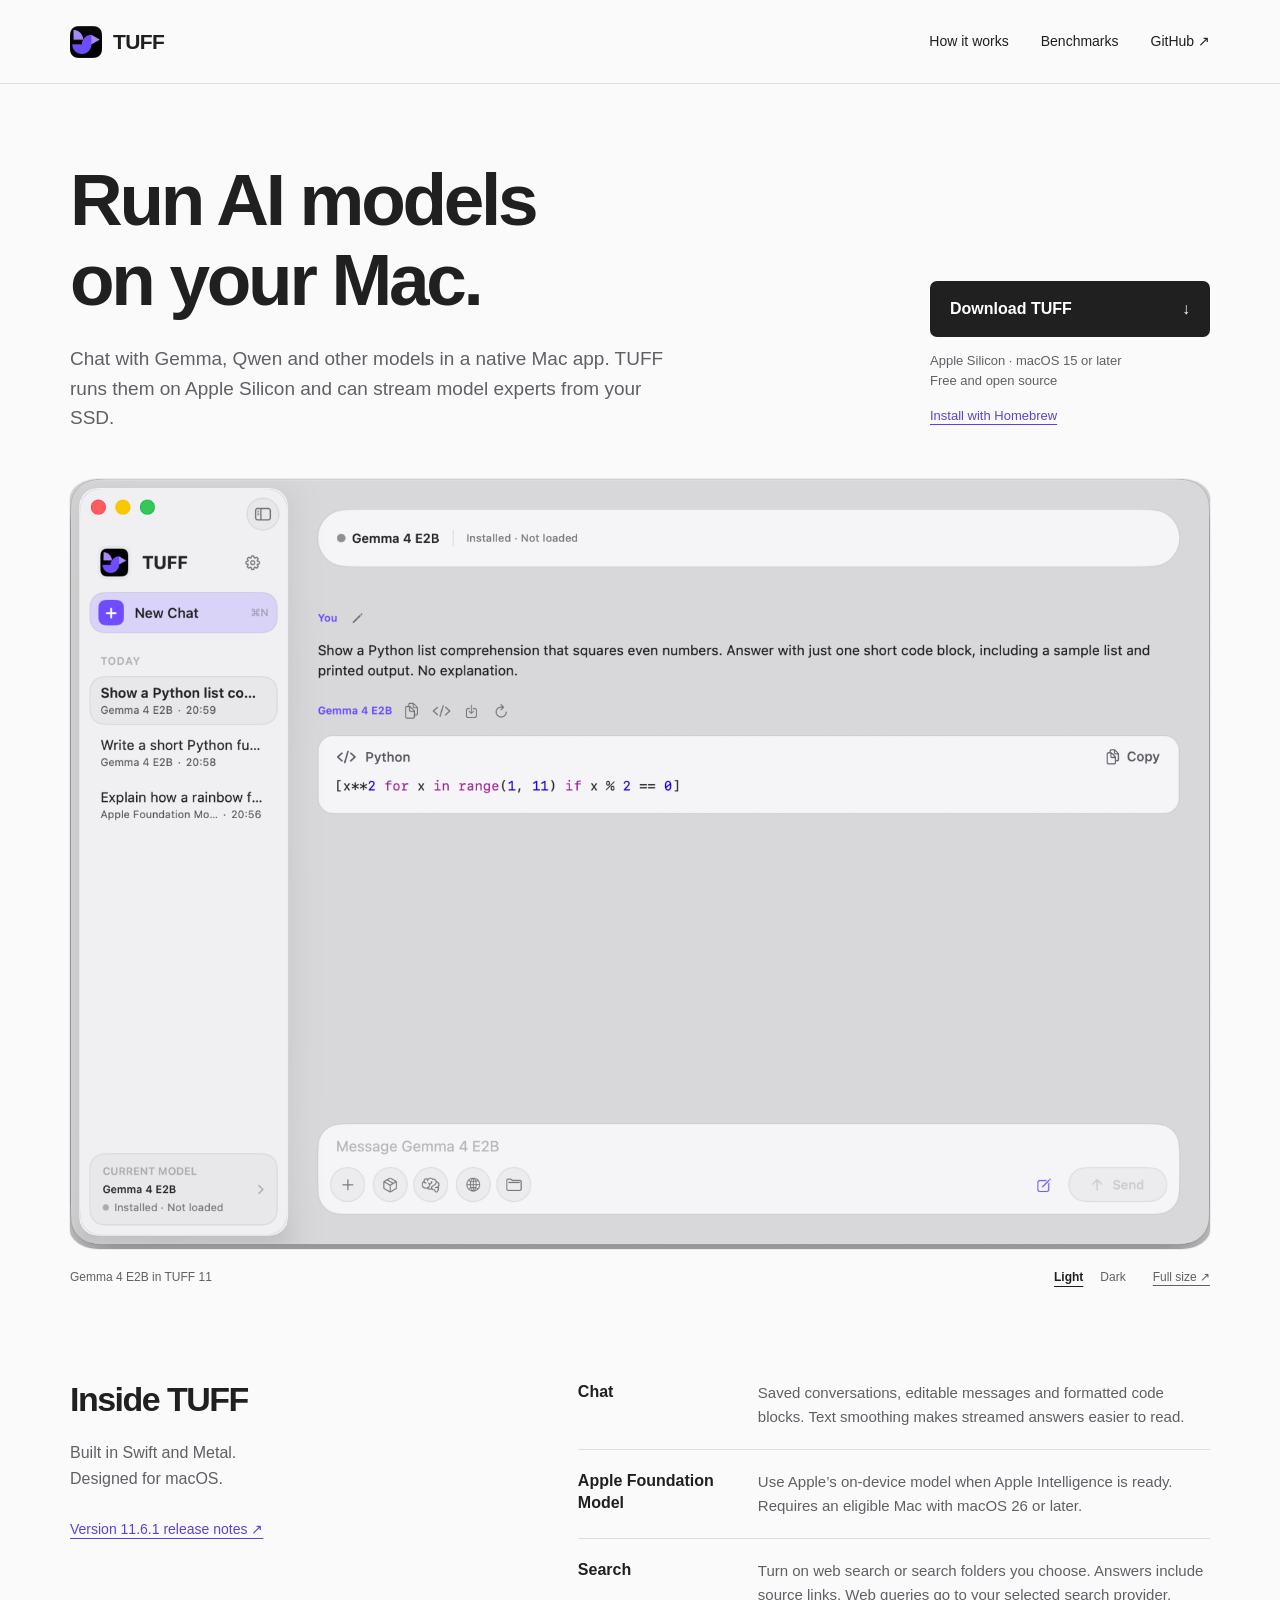
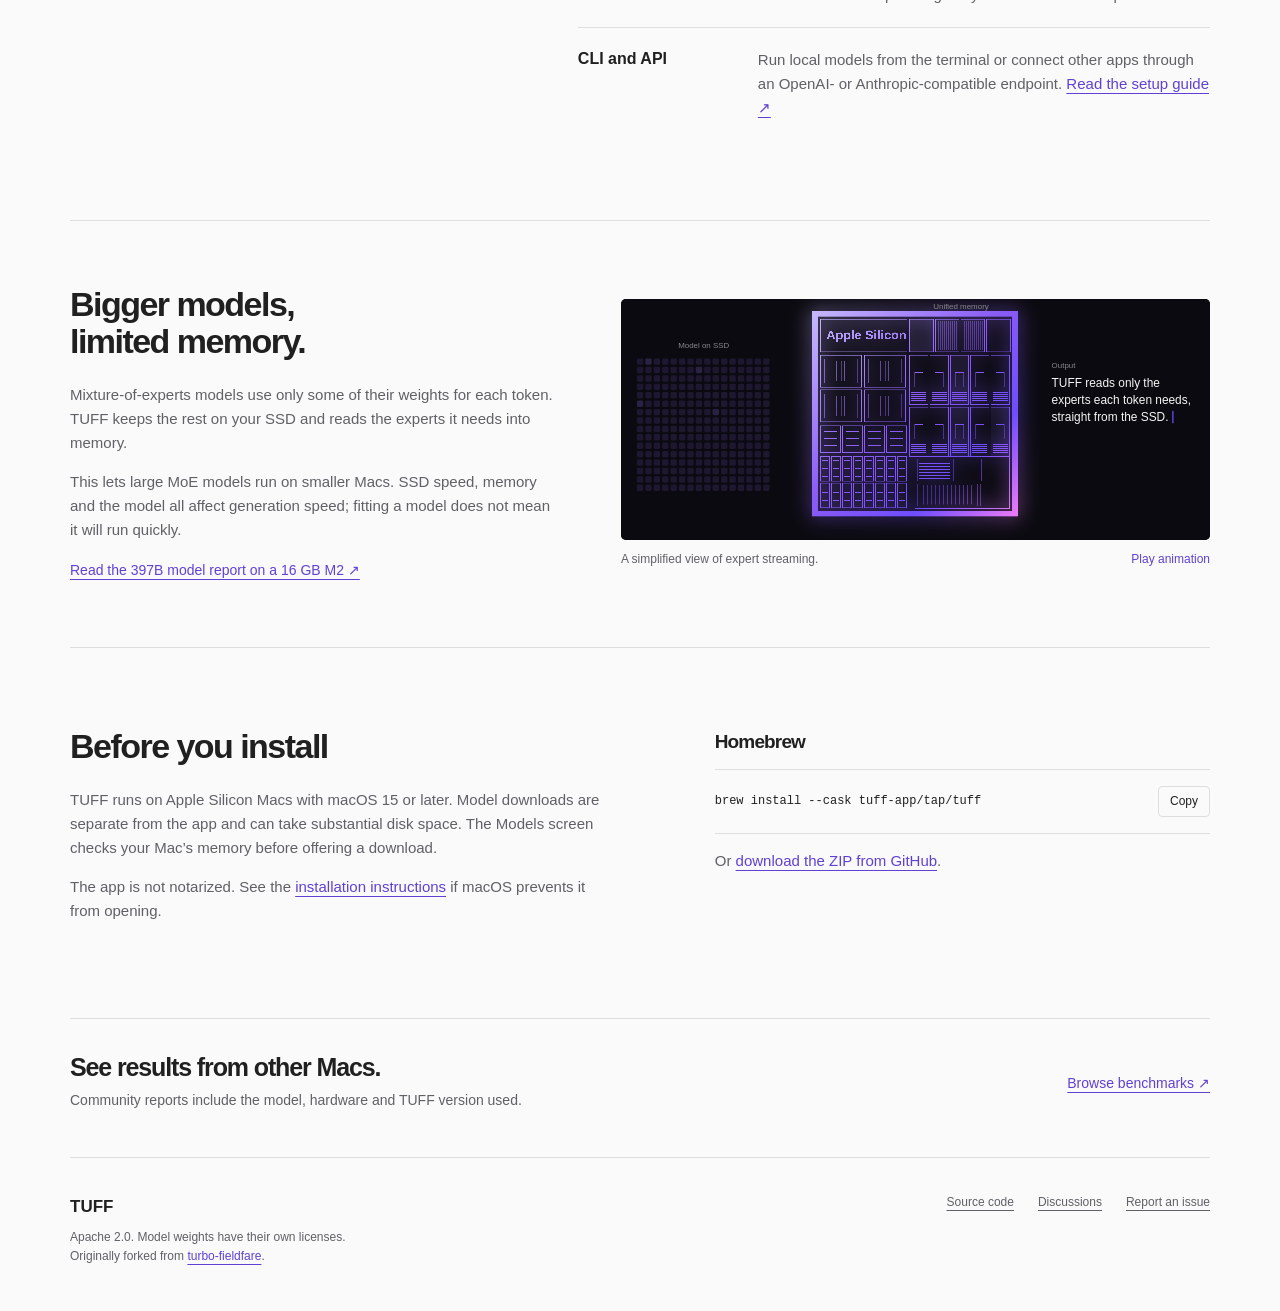
<file: index.html>
<!doctype html>
<html lang="en">
<head>
<meta charset="utf-8">
<meta name="viewport" content="width=device-width, initial-scale=1">
<title>TUFF — AI models on your Mac</title>
<meta name="description" content="A free, open-source Mac app for local language models. Chat with Gemma, Qwen and Apple Foundation Model, or serve models through a local API.">
<meta property="og:title" content="TUFF — AI models on your Mac">
<meta property="og:description" content="A native Mac app with its own Swift and Metal inference engines.">
<meta property="og:image" content="https://tuff-app.github.io/assets/tuff-11-chat-light.png">
<meta property="og:url" content="https://tuff-app.github.io/">
<meta name="twitter:card" content="summary_large_image">
<meta name="theme-color" content="#fafafa">
<link rel="canonical" href="https://tuff-app.github.io/">
<link rel="icon" type="image/png" href="assets/tuff-icon.png">
<link rel="stylesheet" href="assets/site.css?v=2026-11-11">
</head>
<body class="home">
<a class="skip" href="#main">Skip to content</a>
<nav class="site-nav" aria-label="Main navigation"><div class="wrap">
 <a class="brand" href="./" aria-label="TUFF home"><img src="assets/tuff-icon.png" width="32" height="32" alt="">TUFF</a>
 <div class="nav-links"><a href="#how">How it works</a><a href="benchmarks/">Benchmarks</a><a href="https://github.com/tuff-app/TUFF">GitHub <span aria-hidden="true">↗</span></a></div>
</div></nav>
<main id="main" class="wrap">
 <header class="intro">
  <div><h1>Run AI models<br>on your Mac.</h1><p class="lede">Chat with Gemma, Qwen and other models in a native Mac app. TUFF runs them on Apple Silicon and can stream model experts from your SSD.</p></div>
  <div class="get-app"><a class="download-button" href="https://github.com/tuff-app/TUFF/releases/download/v11.7.2/TUFF-v11.7.2-macos-arm64.zip">Download TUFF <span aria-hidden="true">↓</span></a><p>Apple Silicon · macOS 15 or later<br>Free and open source</p><a class="text-link" href="#install">Install with Homebrew</a></div>
 </header>
 <figure class="product">
  <div class="window-crop"><img id="app-image" src="assets/tuff-11-chat-light.png" width="2000" height="1406" alt="TUFF 11 showing a Python code response from Gemma 4 E2B."></div>
  <figcaption><span>Gemma 4 E2B in TUFF 11</span><div class="appearance" role="group" aria-label="Screenshot appearance"><button type="button" data-appearance="light" aria-pressed="true">Light</button><button type="button" data-appearance="dark" aria-pressed="false">Dark</button><a id="full-image" href="assets/tuff-11-chat-light.png">Full size <span aria-hidden="true">↗</span></a></div></figcaption>
 </figure>
 <section class="app-details" aria-labelledby="app-heading">
  <div><h2 id="app-heading">Inside TUFF</h2><p>Built in Swift and Metal.<br>Designed for macOS.</p><a href="https://github.com/tuff-app/TUFF/releases/tag/v11.7.2">Version 11.6.1 release notes ↗</a></div>
  <dl class="detail-list">
   <div><dt>Chat</dt><dd>Saved conversations, editable messages and formatted code blocks. Text smoothing makes streamed answers easier to read.</dd></div>
   <div><dt>Apple Foundation Model</dt><dd>Use Apple’s on-device model when Apple Intelligence is ready. Requires an eligible Mac with macOS 26 or later.</dd></div>
   <div><dt>Search</dt><dd>Turn on web search or search folders you choose. Answers include source links. Web queries go to your selected search provider.</dd></div>
   <div><dt>CLI and API</dt><dd>Run local models from the terminal or connect other apps through an OpenAI- or Anthropic-compatible endpoint. <a href="https://github.com/tuff-app/TUFF#readme">Read the setup guide ↗</a></dd></div>
  </dl>
 </section>
 <section id="how" class="engine" aria-labelledby="engine-heading">
  <div class="engine-copy"><h2 id="engine-heading">Bigger models,<br>limited memory.</h2><p>Mixture-of-experts models use only some of their weights for each token. TUFF keeps the rest on your SSD and reads the experts it needs into memory.</p><p>This lets large MoE models run on smaller Macs. SSD speed, memory and the model all affect generation speed; fitting a model does not mean it will run quickly.</p><a href="https://github.com/tuff-app/TUFF/discussions/59">Read the 397B model report on a 16 GB M2 ↗</a></div>
  <div class="engine-figure"><canvas id="chip" class="chip" role="img" aria-label="Diagram showing model experts moving from SSD storage into unified memory and GPU cores."></canvas><p>A simplified view of expert streaming. <button type="button" id="motion-toggle" aria-pressed="false">Play animation</button></p></div>
 </section>
 <section class="requirements" id="install" aria-labelledby="install-heading">
  <div><h2 id="install-heading">Before you install</h2><p>TUFF runs on Apple Silicon Macs with macOS 15 or later. Model downloads are separate from the app and can take substantial disk space. The Models screen checks your Mac’s memory before offering a download.</p><p>The app is not notarized. See the <a href="https://github.com/tuff-app/TUFF#installation">installation instructions</a> if macOS prevents it from opening.</p></div>
  <div class="install-command"><h3>Homebrew</h3><div class="command"><code id="brew">brew install --cask tuff-app/tap/tuff</code><button id="copy" type="button">Copy</button></div><p id="copy-status" role="status" aria-live="polite"></p><p>Or <a href="https://github.com/tuff-app/TUFF/releases/tag/v11.7.2">download the ZIP from GitHub</a>.</p></div>
 </section>
 <aside class="benchmark-link"><div><h2>See results from other Macs.</h2><p>Community reports include the model, hardware and TUFF version used.</p></div><a href="benchmarks/">Browse benchmarks <span aria-hidden="true">↗</span></a></aside>
</main>
<footer class="site-footer wrap"><div><a class="footer-name" href="https://github.com/tuff-app/TUFF">TUFF</a><p>Apache 2.0. Model weights have their own licenses.<br>Originally forked from <a href="https://github.com/drumih/turbo-fieldfare">turbo-fieldfare</a>.</p></div><div class="footer-links"><a href="https://github.com/tuff-app/TUFF">Source code</a><a href="https://github.com/tuff-app/TUFF/discussions">Discussions</a><a href="https://github.com/tuff-app/TUFF/issues">Report an issue</a></div></footer>
<script src="assets/site.js?v=2026-11-11"></script>
<script src="assets/chip.js?v=2026-11-11"></script>
</body>
</html>
</file>
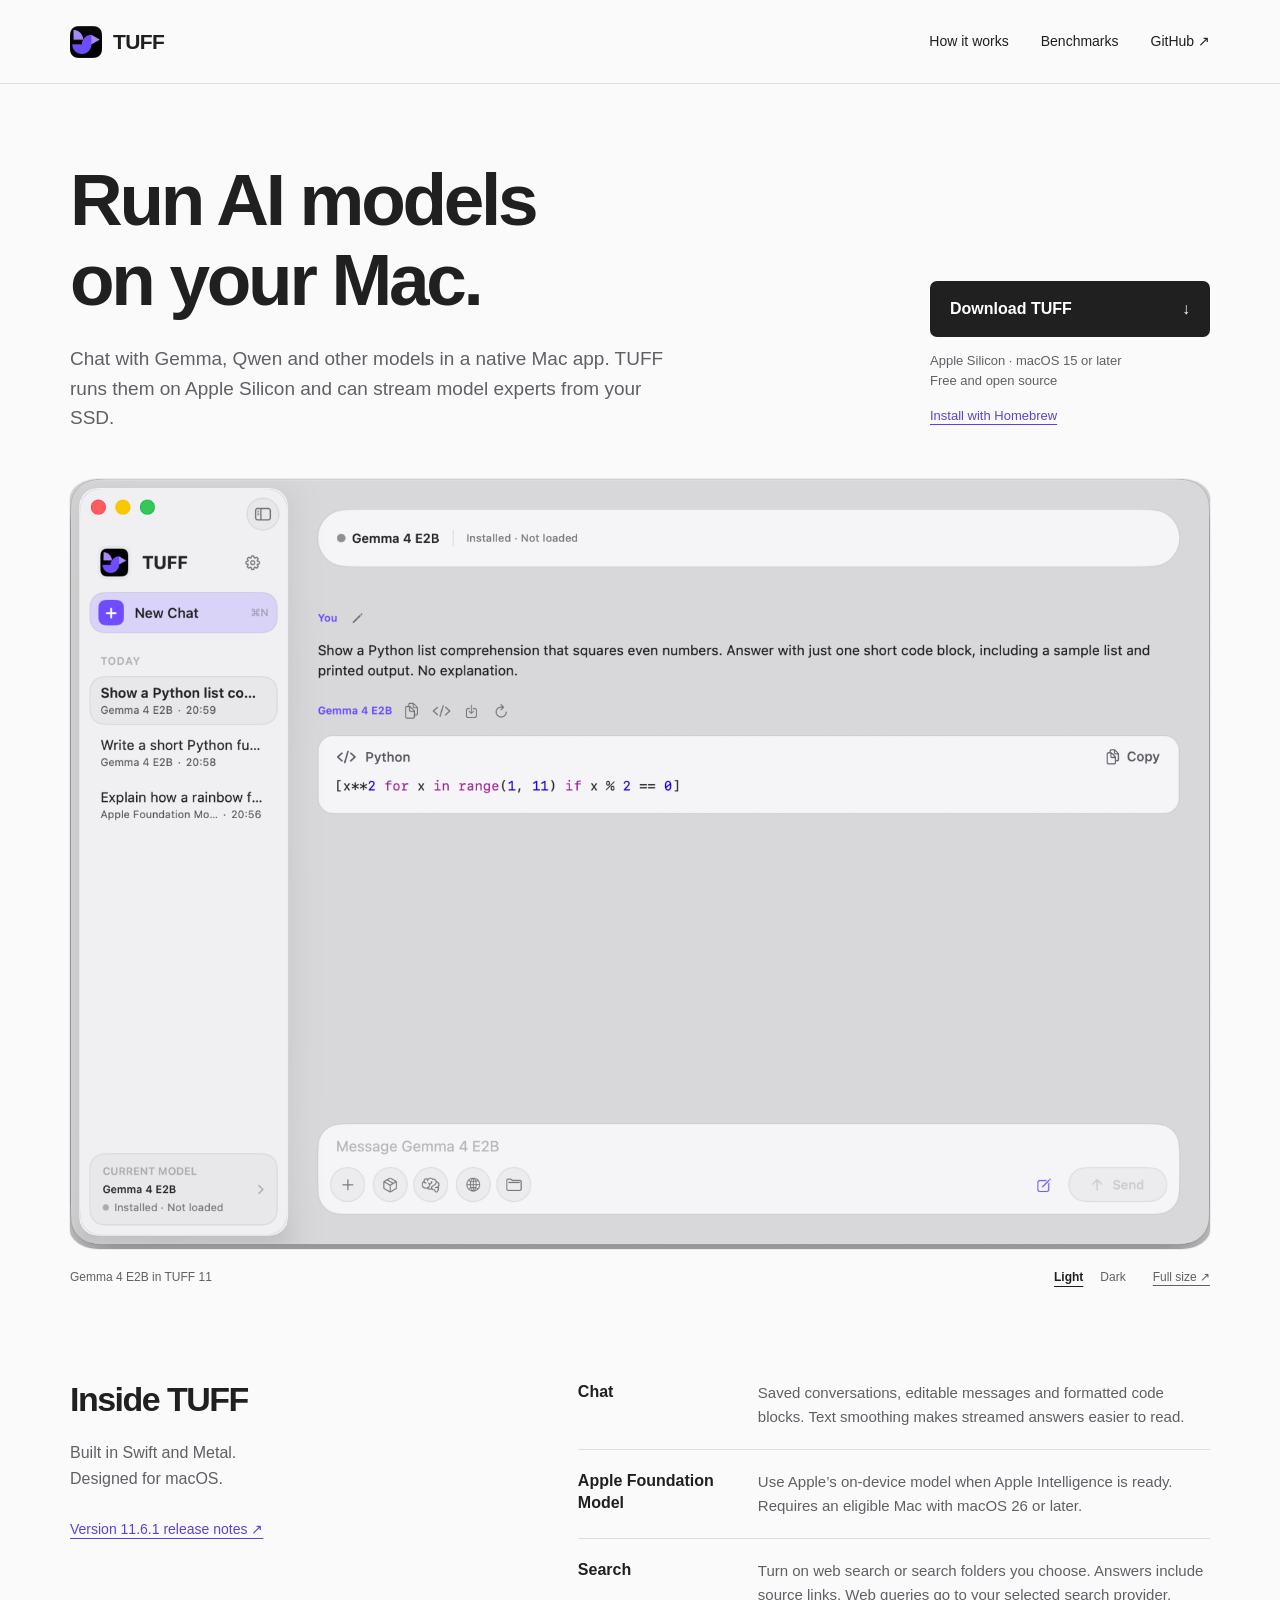
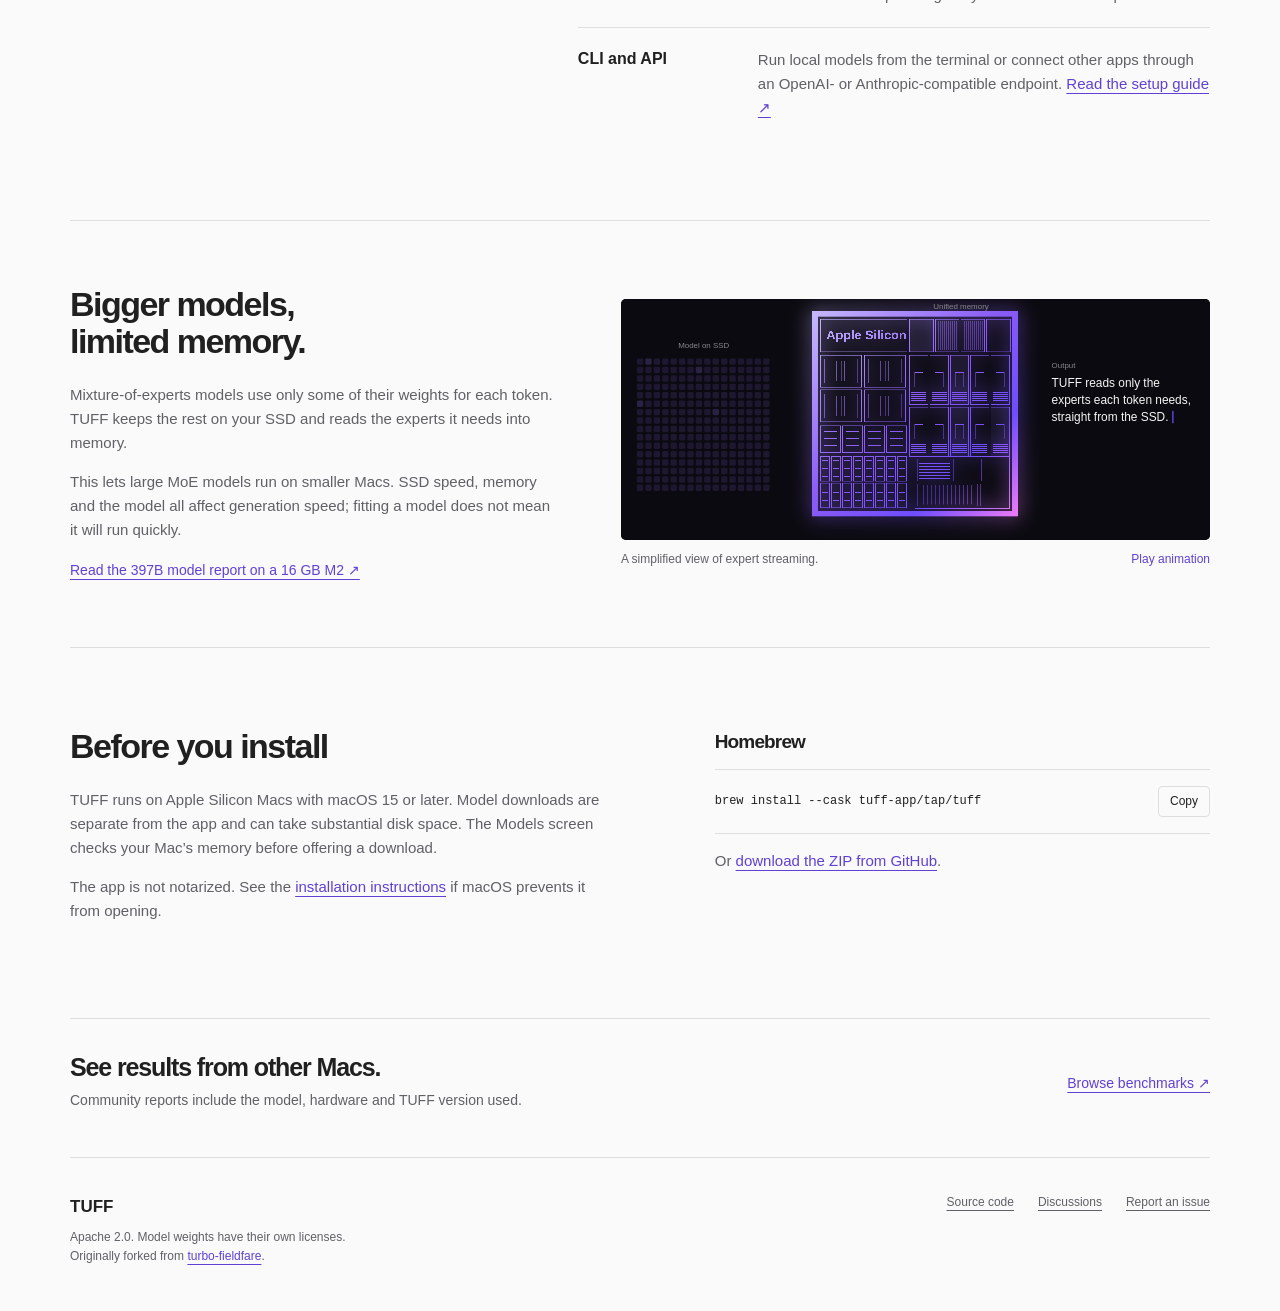
<file: TUFF/index.html>
<!doctype html>
<html lang="en">
<head>
<meta charset="utf-8">
<title>TUFF has moved</title>
<meta name="robots" content="noindex">
<link rel="canonical" href="https://tuff-app.github.io/">
<meta http-equiv="refresh" content="0; url=https://tuff-app.github.io/">
<script>location.replace("https://tuff-app.github.io/" + location.search + location.hash);</script>
</head>
<body>
<p>TUFF has moved to <a href="https://tuff-app.github.io/">https://tuff-app.github.io/</a>.</p>
</body>
</html>
</file>
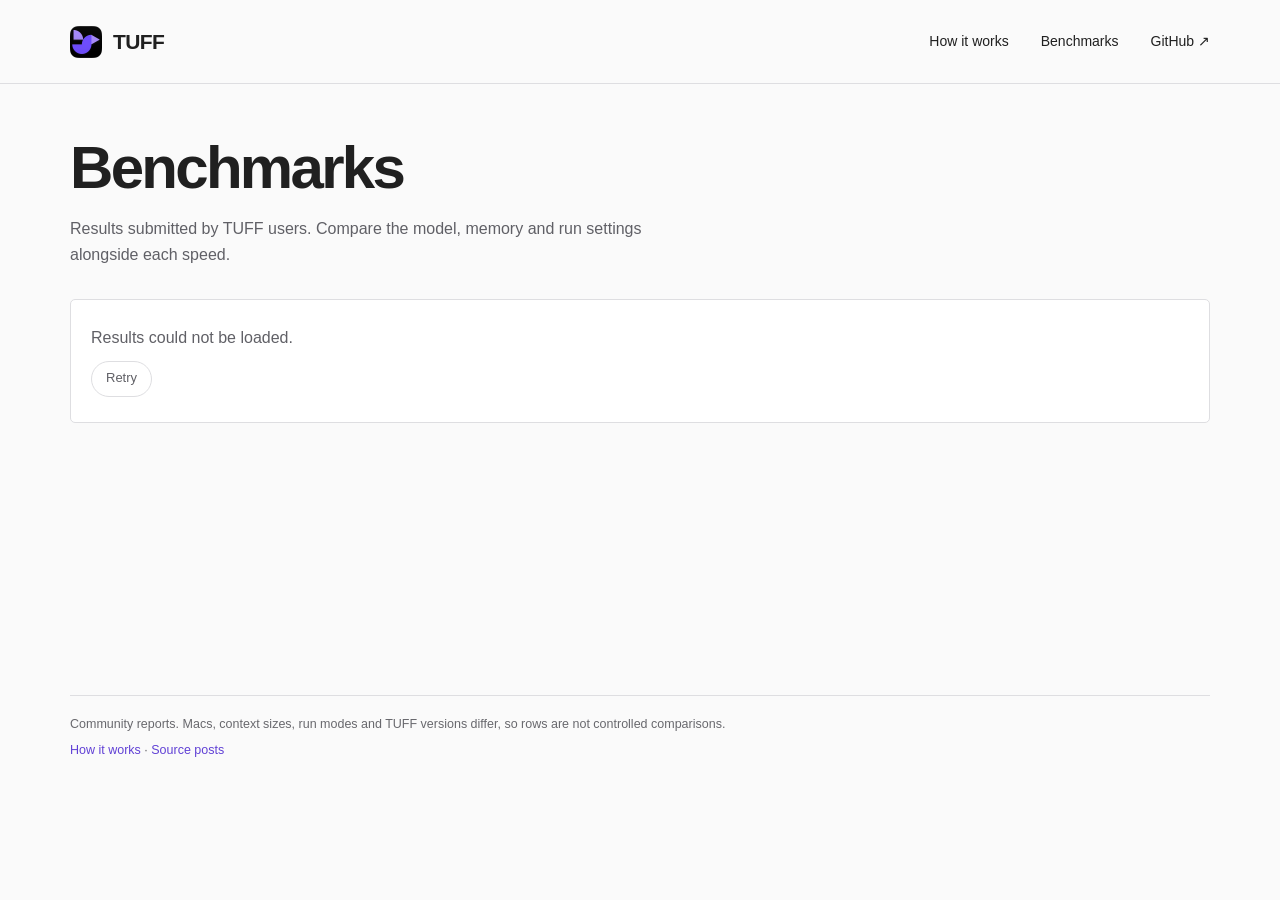
<file: TUFF/benchmarks/index.html>
<!doctype html>
<html lang="en">
<head>
<meta charset="utf-8">
<title>TUFF has moved</title>
<meta name="robots" content="noindex">
<link rel="canonical" href="https://tuff-app.github.io/benchmarks/">
<meta http-equiv="refresh" content="0; url=https://tuff-app.github.io/benchmarks/">
<script>location.replace("https://tuff-app.github.io/benchmarks/" + location.search + location.hash);</script>
</head>
<body>
<p>TUFF has moved to <a href="https://tuff-app.github.io/benchmarks/">https://tuff-app.github.io/benchmarks/</a>.</p>
</body>
</html>
</file>
<file: assets/site.css>
:root{--bg:#fafafa;--ink:#202020;--muted:#606066;--line:#dedee1;--accent:#6040d5;--card:#fff;--soft:#f0f0f2;--faint:#68686d;--wash:#eeebf7}
*{box-sizing:border-box}html{-webkit-text-size-adjust:100%;scroll-behavior:smooth;scroll-padding-top:30px}body{margin:0;background:var(--bg);color:var(--ink);font:16px/1.6 -apple-system,BlinkMacSystemFont,"Helvetica Neue",Arial,sans-serif;-webkit-font-smoothing:antialiased}a{color:var(--accent);text-underline-offset:4px}a:hover{text-decoration-thickness:2px}button{font:inherit;cursor:pointer}button,a{-webkit-tap-highlight-color:transparent}:focus-visible{outline:2px solid var(--accent);outline-offset:5px}img{max-width:100%;height:auto}.wrap{width:min(1140px,calc(100% - 80px));margin-inline:auto}.skip{position:absolute;left:20px;top:-100px;z-index:20;background:var(--card);padding:12px}.skip:focus{top:12px}.site-nav{height:84px;position:static;background:var(--bg);border-bottom:1px solid var(--line);box-shadow:none;backdrop-filter:none}.site-nav .wrap{height:100%;display:flex;align-items:center;justify-content:space-between;gap:24px}.brand{display:flex;align-items:center;gap:11px;font-size:21px;font-weight:750;letter-spacing:-.6px;color:var(--ink);text-decoration:none}.brand img{width:32px;height:32px}.nav-links{display:flex;align-items:center;gap:32px;font-size:14px}.nav-links a{color:var(--ink);text-decoration:none}.nav-links a:hover{text-decoration:underline}.home h1,.home h2,.home h3{letter-spacing:-.045em;line-height:1.1}.home h1{font-size:clamp(45px,5.7vw,76px);font-weight:650;margin:0 0 24px}.home h2{font-size:34px;font-weight:600;margin:0 0 22px}.home h3{font-size:19px;font-weight:600;margin:0 0 16px}.intro{display:grid;grid-template-columns:1fr 280px;align-items:end;gap:80px;padding:76px 0 46px}.lede{font-size:19px;line-height:1.55;max-width:600px;color:var(--muted);margin:0}.get-app{padding-bottom:5px}.download-button{display:flex;align-items:center;justify-content:space-between;gap:24px;background:var(--ink);color:white;padding:15px 20px;border-radius:7px;font-size:16px;font-weight:600;text-decoration:none}.download-button:hover{background:#414146;text-decoration:none}.get-app p{font-size:13px;color:var(--muted);margin:14px 0 10px}.text-link{font-size:13px}.product{margin:0}.window-crop{aspect-ratio:1812/1224;overflow:hidden;position:relative;border-radius:2.5%;background:#ddd;outline:1px solid #0000000f}.window-crop img{position:absolute;width:110.3753%;max-width:none;height:auto;left:-5.1876%;top:-5.2288%}.product figcaption{display:flex;justify-content:space-between;align-items:center;gap:16px;margin-top:15px;color:var(--muted);font-size:12px}.appearance{display:flex;align-items:center;gap:17px}.appearance button{border:0;background:none;padding:4px 0;color:var(--muted);font-size:12px}.appearance button[aria-pressed=true]{color:var(--ink);text-decoration:underline;text-underline-offset:5px;font-weight:650}.appearance a{color:var(--muted);margin-left:10px}.app-details{display:grid;grid-template-columns:1fr 1.55fr;gap:100px;padding:90px 0 80px}.app-details>div p{color:var(--muted);margin:0 0 24px}.app-details>div a{font-size:14px}.detail-list{margin:0}.detail-list>div{padding:20px 0;border-top:1px solid var(--line);display:grid;grid-template-columns:155px 1fr;gap:25px}.detail-list>div:first-child{padding-top:0;border:0}.detail-list dt{font-weight:600;line-height:1.4}.detail-list dd{margin:0;color:var(--muted);font-size:15px}.engine{border-block:1px solid var(--line);padding:65px 0;display:grid;grid-template-columns:1fr 1.2fr;gap:60px;align-items:center}.engine-copy p{font-size:15px;color:var(--muted)}.engine-copy a{font-size:14px}.engine-figure{min-width:0}.chip{display:block;width:100%;aspect-ratio:1190/486;background:#0b0a10;border-radius:5px}.engine-figure p{font-size:12px;color:var(--muted);margin:10px 0 0;display:flex;justify-content:space-between;gap:15px}.engine-figure button{background:none;border:0;color:var(--accent);padding:0;font-size:12px;white-space:nowrap}.requirements{padding:80px 0;display:grid;grid-template-columns:1.1fr 1fr;gap:100px}.requirements p{color:var(--muted);font-size:15px}.install-command{padding-top:4px;min-width:0}.command{display:flex;align-items:center;gap:16px;justify-content:space-between;border-block:1px solid var(--line);padding:16px 0}.command code{font:12px/1.6 ui-monospace,SFMono-Regular,Menlo,monospace;overflow-wrap:anywhere}.command button{background:none;border:1px solid var(--line);border-radius:4px;padding:5px 11px;font-size:12px;color:var(--ink)}#copy-status:empty{display:none}.benchmark-link{border-top:1px solid var(--line);padding:35px 0 45px;display:flex;align-items:center;justify-content:space-between;gap:35px}.home .benchmark-link h2{font-size:25px;margin-bottom:8px}.benchmark-link p{color:var(--muted);font-size:14px;margin:0}.benchmark-link>a{flex-shrink:0;font-size:14px}.site-footer{border-top:1px solid var(--line);padding:35px 0 45px;display:flex;justify-content:space-between;gap:25px;font-size:12px;color:var(--muted)}.footer-name{font-size:17px;color:var(--ink);text-decoration:none;font-weight:700}.site-footer p{margin:8px 0 0}.footer-links{display:flex;gap:24px;align-items:start}.footer-links a{color:var(--muted)}
@media(max-width:900px){.intro{gap:35px;grid-template-columns:1fr 240px}.app-details,.requirements{gap:45px}.detail-list>div{grid-template-columns:125px 1fr;gap:20px}.engine{gap:35px;grid-template-columns:1fr}.engine-figure{max-width:760px}.home h2{font-size:30px}}
@media(max-width:640px){.wrap{width:calc(100% - 36px)}.site-nav{height:70px}.site-nav .wrap{gap:16px}.nav-links{gap:19px;font-size:12px}.nav-links>a:first-child{display:none}.intro{padding:44px 0 30px;grid-template-columns:1fr;gap:26px}.home h1{font-size:48px;margin-bottom:20px}.lede{font-size:17px}.get-app{max-width:310px}.get-app p{margin-top:10px}.download-button{padding:13px 17px}.window-crop{border-radius:9px}.product figcaption{align-items:start;flex-direction:column;gap:8px}.appearance{gap:20px}.app-details,.requirements{grid-template-columns:1fr;gap:30px;padding:48px 0}.detail-list>div{grid-template-columns:1fr;gap:8px;padding:17px 0}.detail-list dd{font-size:15px}.home h2{font-size:29px;margin-bottom:16px}.engine{padding:42px 0;gap:28px}.engine-figure p{flex-wrap:wrap;gap:4px}.benchmark-link{align-items:start;flex-direction:column;gap:17px;padding:30px 0}.site-footer{flex-direction:column;gap:25px}.footer-links{gap:23px}.command code{font-size:11px}}
@media(prefers-reduced-motion:reduce){html{scroll-behavior:auto}*,*::before,*::after{transition:none!important}}
</file>
